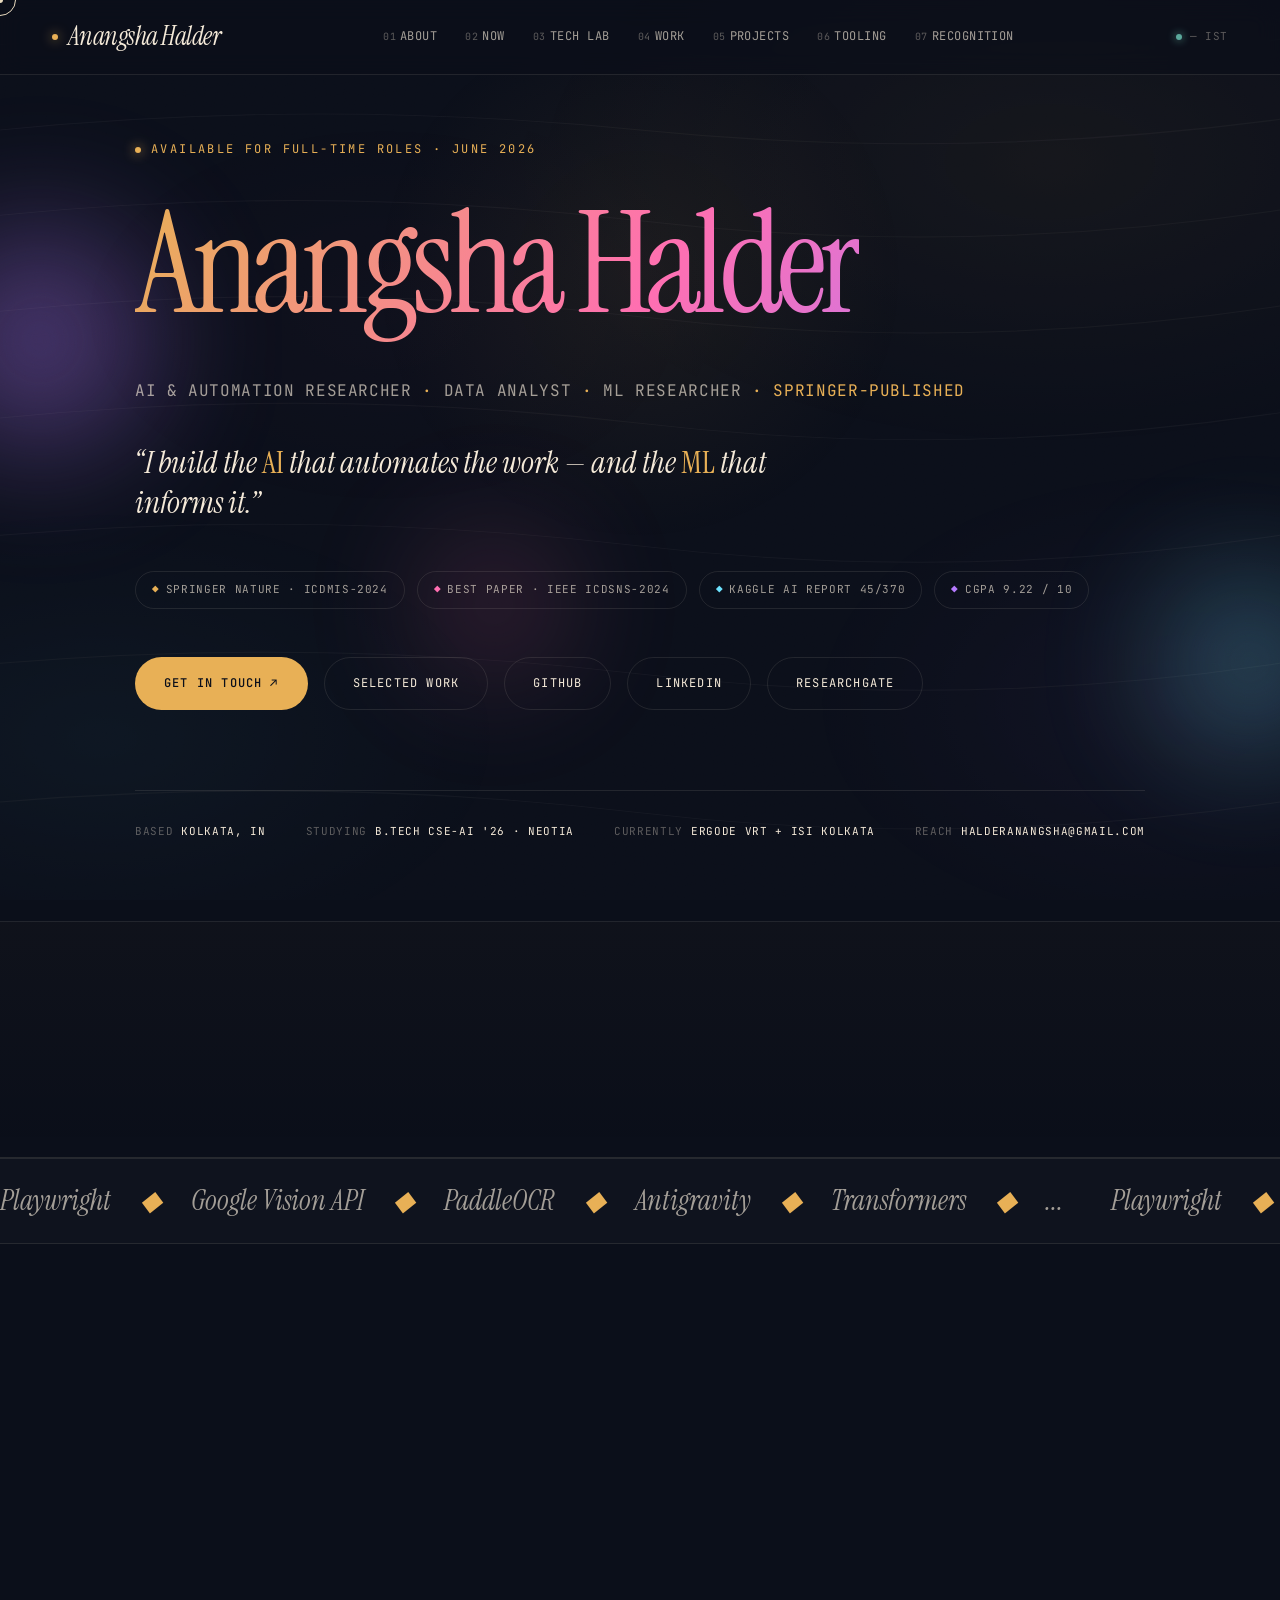
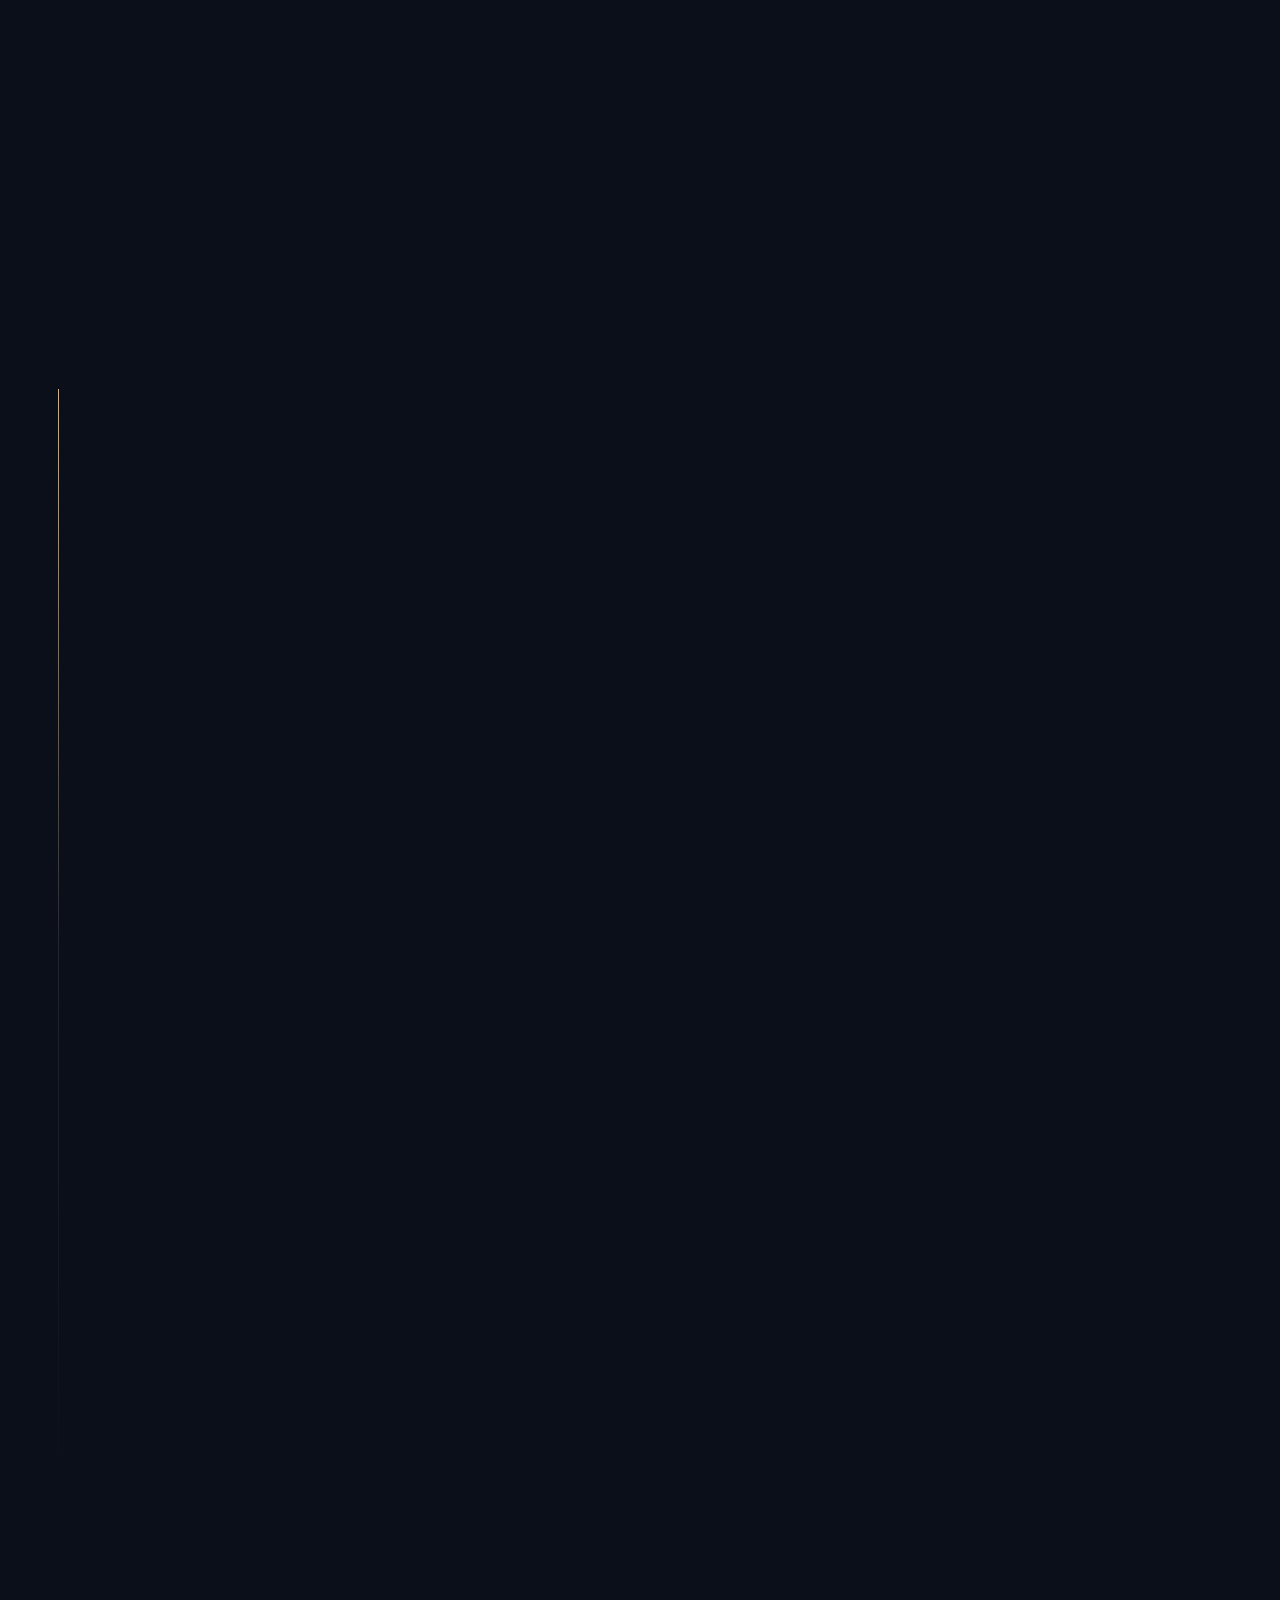
<file: index1.html>
<!DOCTYPE html>
<html lang="en">
<head>
<meta charset="UTF-8" />
<meta name="viewport" content="width=device-width, initial-scale=1.0" />
<meta name="description" content="Anangsha Halder — AI & Automation Engineer. Building production agentic pipelines, ML research at ISI Kolkata, Springer-published author." />
<meta property="og:title" content="Anangsha Halder · AI & Automation Engineer" />
<meta property="og:description" content="I build the AI that automates the work — and the ML that informs it." />
<meta property="og:type" content="website" />
<title>Anangsha Halder · AI & Automation Engineer</title>

<link rel="preconnect" href="https://fonts.googleapis.com">
<link rel="preconnect" href="https://fonts.gstatic.com" crossorigin>
<link href="https://fonts.googleapis.com/css2?family=Instrument+Serif:ital@0;1&family=JetBrains+Mono:wght@300;400;500;600&family=Fraunces:opsz,wght@9..144,300;9..144,400;9..144,500;9..144,600&display=swap" rel="stylesheet">

<!-- Modular Global Stylesheet -->
<link rel="stylesheet" href="css/portfolio.css">
</head>
<body>

<!-- Atmosphere Elements -->
<div class="grain"></div>
<div class="scroll-progress" id="scrollProgress"></div>
<div class="cursor-ring" id="cursorRing"></div>
<div class="cursor-dot" id="cursorDot"></div>
<div class="orb o1" aria-hidden="true"></div>
<div class="orb o2" aria-hidden="true"></div>
<div class="orb o3" aria-hidden="true"></div>
<div class="topo">
  <svg viewBox="0 0 1200 1600" preserveAspectRatio="xMidYMid slice" xmlns="http://www.w3.org/2000/svg">
    <g stroke="rgba(244,233,216,0.07)" stroke-width="1" fill="none">
      <path d="M0,200 Q300,180 600,220 T1200,200"/>
      <path d="M0,240 Q300,225 600,260 T1200,245"/>
      <path d="M0,290 Q300,275 600,300 T1200,290"/>
      <path d="M0,350 Q300,330 600,360 T1200,345"/>
      <path d="M0,420 Q300,395 600,425 T1200,415"/>
      <path d="M0,500 Q300,470 600,500 T1200,490"/>
      <path d="M0,580 Q300,550 600,585 T1200,575"/>
      <path d="M0,670 Q300,640 600,675 T1200,665"/>
      <path d="M0,770 Q300,740 600,775 T1200,765"/>
      <path d="M0,880 Q300,855 600,890 T1200,880"/>
      <path d="M0,1000 Q300,975 600,1010 T1200,1000"/>
      <path d="M0,1130 Q300,1105 600,1140 T1200,1130"/>
      <path d="M0,1270 Q300,1245 600,1280 T1200,1270"/>
      <path d="M0,1420 Q300,1395 600,1430 T1200,1420"/>
      <path d="M0,1580 Q300,1555 600,1590 T1200,1580"/>
    </g>
  </svg>
</div>

<!-- Navigation -->
<nav>
  <div class="inner">
    <a href="#hero" class="monogram"><em>Anangsha Halder</em></a>
    <div class="nav-links">
      <a href="#about"><span class="num">01</span>About</a>
      <a href="#now"><span class="num">02</span>Now</a>
      <a href="#tech-lab"><span class="num">03</span>Tech Lab</a>
      <a href="#experience"><span class="num">04</span>Work</a>
      <a href="#projects"><span class="num">05</span>Projects</a>
      <a href="#skills"><span class="num">06</span>Tooling</a>
      <a href="#recognition"><span class="num">07</span>Recognition</a>
    </div>
    <div class="nav-status">
      <span id="navClock">—</span> IST
    </div>
  </div>
</nav>

<!-- HERO -->
<section id="hero">
  <div class="hero-3d" id="hero3d" aria-hidden="true"></div>
  <div class="container">
    <div class="hero-eyebrow"><span class="dot"></span>Available for full-time roles · June 2026</div>

    <h1 class="hero-name">
      <span class="word prism">Anangsha Halder</span>
    </h1>

    <div class="hero-tagline">
      AI &amp; Automation Researcher<span> ·</span> Data Analyst<span> ·</span> ML Researcher<span> ·</span> <span>Springer-Published</span>
    </div>

    <p class="hero-hook">
      <em>“</em>I build the <em class="em">AI</em> that automates the work — and the <em class="em">ML</em> that informs it.<em>”</em>
    </p>

    <div class="hero-badges">
      <span class="badge"><span class="glyph">◆</span>Springer Nature · ICDMIS-2024</span>
      <span class="badge b-magenta"><span class="glyph">◆</span>Best Paper · IEEE ICDSNS-2024</span>
      <span class="badge b-cyan"><span class="glyph">◆</span>Kaggle AI Report 45/370</span>
      <span class="badge b-violet"><span class="glyph">◆</span>CGPA 9.22 / 10</span>
    </div>

    <div class="hero-ctas">
      <a class="btn btn-primary" href="#contact">Get in touch <span class="arrow">↗</span></a>
      <a class="btn btn-ghost" href="#projects">Selected Work</a>
      <a class="btn btn-ghost" href="https://github.com/ana-2511" target="_blank" rel="noopener">GitHub</a>
      <a class="btn btn-ghost" href="https://www.linkedin.com/in/anangsha-halder-740a40251/" target="_blank" rel="noopener">LinkedIn</a>
      <a class="btn btn-ghost" href="https://www.researchgate.net/profile/Anangsha-Halder" target="_blank" rel="noopener">ResearchGate</a>
    </div>

    <div class="hero-meta">
      <div><span class="label">Based</span><span class="val">Kolkata, IN</span></div>
      <div><span class="label">Studying</span><span class="val">B.Tech CSE-AI '26 · Neotia</span></div>
      <div><span class="label">Currently</span><span class="val">Ergode VRT + ISI Kolkata</span></div>
      <div><span class="label">Reach</span><span class="val">halderanangsha@gmail.com</span></div>
    </div>
  </div>
</section>

<!-- Stats strip with animated counters -->
<div class="stats-strip">
  <div class="stats-grid">
    <div class="stat reveal">
      <div class="stat-num" data-target="17000" data-suffix="+"><span class="counter">0</span><span class="unit">+</span></div>
      <div class="stat-label">Supplier SKUs reconciled / day<br><span style="opacity:0.55">via Playwright + OCR pipeline</span></div>
    </div>
    <div class="stat reveal" style="transition-delay:0.1s">
      <div class="stat-num" data-target="200000" data-suffix="+"><span class="counter">0</span><span class="unit">+</span></div>
      <div class="stat-label">Records in ML training set<br><span style="opacity:0.55">Crop yield · 30+ Indian states</span></div>
    </div>
    <div class="stat reveal" style="transition-delay:0.2s">
      <div class="stat-num" data-target="9.22" data-decimals="2"><span class="counter">0.00</span><span class="unit"> / 10</span></div>
      <div class="stat-label">CGPA at Neotia University<br><span style="opacity:0.55">B.Tech CSE-AI · Class of 2026</span></div>
    </div>
    <div class="stat reveal" style="transition-delay:0.3s">
      <div class="stat-num" data-target="45"><span class="counter">0</span><span class="unit"> / 370</span></div>
      <div class="stat-label">Global rank · Kaggle AI Report<br><span style="opacity:0.55">+ Springer + IEEE recognition</span></div>
    </div>
  </div>
</div>

<!-- Marquee tech strip -->
<div class="marquee">
  <div class="marquee-track">
    <span>Playwright <span class="dot">◆</span> Google Vision API <span class="dot">◆</span> PaddleOCR <span class="dot">◆</span> Antigravity <span class="dot">◆</span> Transformers <span class="dot">◆</span> ...</span>
    <span>Playwright <span class="dot">◆</span> Google Vision API <span class="dot">◆</span> PaddleOCR <span class="dot">◆</span> Antigravity <span class="dot">◆</span> Transformers <span class="dot">◆</span> ...</span>
  </div>
</div>

<!-- /01 — ABOUT -->
<section id="about">
  <div class="container">
    <div class="section-label reveal">/01 — About</div>
    <div class="about-grid">
      <div class="portrait reveal">
        <div class="portrait-inner">
          <img src="anangsha.jpg" alt="Anangsha Halder — portrait" loading="lazy" decoding="async" />
        </div>
        <div class="portrait-frame"></div>
        <span class="corner tl">AH · 2026</span>
        <span class="corner br">Kolkata · IN</span>
      </div>
      <div class="about-prose reveal">
        <p class="lead">Final-year B.Tech (CSE — AI &amp; ML) at <strong>The Neotia University</strong>, splitting my time between production agentic automation and applied ML research.</p>
        <p>By day, I'm an <em>Automation Expert &amp; Analyst</em> in the VRT department at <strong>Ergode (VirVentures)</strong>, building Playwright + OCR + Google-API pipelines that turn manua[...]</p>
        <p>By night, I'm a <em>Research Intern</em> at the <strong>Indian Statistical Institute, Kolkata</strong>, working on early prediction of Glacial Lake Outburst Floods using satellite imag[...]</p>
        <p>And on weekends, I build <em>medical-AI side projects</em> — CNN-based tumor segmentation and multimodal diabetic classifiers — because I think the most interesting problems sit be[...]</p>

        <div class="hobbies">
          <div class="hobbies-label">◆ Off the clock</div>
          <div class="hobbies-text">
            When I step away from the terminal, <span class="h-tag">dancing</span> and <span class="h-tag">singing</span> are my oxygen — the rhythm that resets everything else.
          </div>
        </div>

        <div class="about-facts">
          <div>
            <div class="fact-label">Degree</div>
            <div class="fact-val">B.Tech CSE-AI <span class="accent">'26</span></div>
          </div>
          <div>
            <div class="fact-label">CGPA</div>
            <div class="fact-val"><span class="accent">9.22</span> / 10</div>
          </div>
          <div>
            <div class="fact-label">Publications</div>
            <div class="fact-val"><span class="accent">Springer</span> · IEEE</div>
          </div>
          <div>
            <div class="fact-label">Kaggle AI Report</div>
            <div class="fact-val"><span class="accent">45</span> / 370</div>
          </div>
        </div>
      </div>
    </div>
  </div>
</section>

<!-- /02 — CURRENTLY -->
<section id="now">
  <div class="container">
    <div class="section-label reveal">/02 — Currently</div>
    <h2 class="section-title reveal">Two roles, <em>one throughline.</em></h2>
    <div class="now-grid">
      <div class="now-card reveal">
        <div class="now-icon">⌬</div>
        <div class="now-role">Automation Expert &amp; Analyst Intern</div>
        <div class="now-org">Ergode VRT <em style="font-style:italic;color:var(--paper-mute)">/ VirVentures</em></div>
        <div class="now-desc">Production Playwright pipelines, dual-engine OCR (Google Vision + PaddleOCR), Amazon Buy Box classifiers, FedEx LTL freight automation, Temu taxonomy classifier, AI [...]
      </div>
      <div class="now-card reveal" style="transition-delay:0.1s">
        <div class="now-icon">⌖</div>
        <div class="now-role">AI/ML Research Intern</div>
        <div class="now-org">ISI Kolkata</div>
        <div class="now-desc">Early prediction of Glacial Lake Outburst Floods using Landsat &amp; PlanetScope imagery, linear spectral unmixing, and geospatial ML in Python + QGIS.</div>
      </div>
      <div class="now-card reveal" style="transition-delay:0.2s">
        <div class="now-icon">✚</div>
        <div class="now-role">Side projects</div>
        <div class="now-org">Medical AI</div>
        <div class="now-desc">CNN + U-Net tumor segmentation app and a multimodal diabetic-condition classifier combining imaging features with tabular clinical data.</div>
      </div>
    </div>
  </div>
</section>

<!-- /03 — NEW WORK: 3D INTERACTIVE LAB SECTION -->
<section id="tech-lab">
  <div class="container">
    <div class="section-label reveal">/03 — 3D Tech Lab</div>
    <h2 class="section-title reveal">Interactive <em>simulations</em>.</h2>
    <p class="tech-lab-desc reveal">Play with live 3D models representing my core domains of expertise. Drag, orbit, and execute simulated pipelines in real-time.</p>

    <div class="lab-dashboard reveal">
      <!-- Tabs headers -->
      <div class="lab-tabs">
        <button class="lab-tab active" data-model="ai"><span class="num">01.</span>AI / Machine Learning</button>
        <button class="lab-tab" data-model="robotics"><span class="num">02.</span>Robotics &amp; RPA</button>
        <button class="lab-tab" data-model="cs"><span class="num">03.</span>Computer Science</button>
      </div>

      <!-- Dashboard Grid -->
      <div class="lab-grid">
        <!-- Three.js Viewport container -->
        <div class="lab-viewport" id="labViewport">
          <div class="viewport-hud">
            <span class="indicator"></span>
            <span>THREE.JS ENGINE ACTIVE</span>
          </div>
        </div>

        <!-- Sidebar Controls panel -->
        <div class="lab-sidebar">
          <!-- AI/ML Panel -->
          <div class="lab-panel active" id="panel-ai">
            <h3 class="panel-title">Neural Network <em>Classifier</em></h3>
            <span class="panel-subtitle">Feed-Forward &amp; Backprop</span>
            <p class="panel-desc">A deep feed-forward neural network model. Execute manual forward propagation or toggle a high-speed SGD training loop.</p>
            
            <button class="lab-btn btn-active" id="ai-btn-feed">Feed Forward Wave</button>
            <button class="lab-btn" id="ai-btn-train">Train Neural Net</button>

            <div class="status-hud">
              <div class="status-row"><span class="label">Status</span><span class="val" id="ai-val-status">Idle</span></div>
              <div class="status-row"><span class="label">Epoch</span><span class="val" id="ai-val-epoch">0 / 150</span></div>
              <div class="status-row"><span class="label">Loss</span><span class="val" id="ai-val-loss">0.9500</span></div>
              <div class="status-row"><span class="label">Accuracy</span><span class="val" id="ai-val-acc">32.00%</span></div>
            </div>

            <div class="loss-chart-container">
              <canvas id="aiLossChart" width="280" height="90"></canvas>
            </div>
          </div>

          <!-- Robotics Panel -->
          <div class="lab-panel" id="panel-robotics">
            <h3 class="panel-title">Articulated <em>Robotic Arm</em></h3>
            <span class="panel-subtitle">6-DOF Manipulator &amp; RPA</span>
            <p class="panel-desc">A multi-joint cybernetic manipulator. Control individual joint angles manually or activate an autonomous pick-and-place loop.</p>

            <div class="toggle-group">
              <span class="control-label" style="margin-bottom:0">Cursor Tracking (IK)</span>
              <label class="toggle-switch">
                <input type="checkbox" id="robot-ik-toggle">
                <span class="toggle-slider"></span>
              </label>
            </div>

            <!-- Sliders for Manual -->
            <div class="control-group">
              <div class="control-label">Base Rotation <span class="val" id="robot-lbl-base">0°</span></div>
              <input type="range" min="-180" max="180" value="0" class="control-slider" id="robot-slider-base">
              
              <div class="control-label">Shoulder Joint <span class="val" id="robot-lbl-shoulder">17°</span></div>
              <input type="range" min="-10" max="100" value="17" class="control-slider" id="robot-slider-shoulder">

              <div class="control-label">Elbow Joint <span class="val" id="robot-lbl-elbow">28°</span></div>
              <input type="range" min="5" max="140" value="28" class="control-slider" id="robot-slider-elbow">

              <div class="control-label">Wrist Pitch <span class="val" id="robot-lbl-wrist">11°</span></div>
              <input type="range" min="-70" max="70" value="11" class="control-slider" id="robot-slider-wrist">

              <div class="control-label">Gripper Claw <span class="val" id="robot-lbl-gripper">15%</span></div>
              <input type="range" min="0" max="40" value="15" class="control-slider" id="robot-slider-gripper">
            </div>

            <button class="lab-btn btn-active" id="robot-btn-automate">Automate RPA Work</button>

            <div class="status-hud">
              <div class="status-row"><span class="label">Status</span><span class="val" id="robot-val-status">Manual Control</span></div>
              <div class="status-row"><span class="label">Effector X</span><span class="val"><span id="robot-val-x">0.00</span>m</span></div>
              <div class="status-row"><span class="label">Effector Y</span><span class="val"><span id="robot-val-y">0.00</span>m</span></div>
              <div class="status-row"><span class="label">Effector Z</span><span class="val"><span id="robot-val-z">0.00</span>m</span></div>
            </div>
          </div>

          <!-- Computer Science Panel -->
          <div class="lab-panel" id="panel-cs">
            <h3 class="panel-title">Binary <em>Search Tree</em></h3>
            <span class="panel-subtitle">Pathfinding &amp; Self-Balancing</span>
            <p class="panel-desc">Visualise core algorithms. Perform golden search pathfinding, insert random leaf nodes, or execute AVL tree rebalancing.</p>

            <div class="search-box-group">
              <input type="number" min="1" max="99" value="60" class="search-input" id="cs-input-search" placeholder="Node val (1-99)">
              <button class="lab-btn search-btn" id="cs-btn-search">Search</button>
            </div>

            <button class="lab-btn" id="cs-btn-insert">Insert Random Node</button>
            <button class="lab-btn" id="cs-btn-rebalance">Restore Balance (AVL)</button>

            <div class="status-hud" style="min-height: 105px;">
              <div class="status-row"><span class="label">Status</span><span class="val" id="cs-val-status">Idle</span></div>
              <div class="status-row" style="flex-direction:column; align-items:flex-start; margin-top:8px">
                <span class="label" style="margin-bottom:4px">Traversal Trace</span>
                <span class="val" id="cs-val-path" style="color:var(--amber); line-height:1.3; font-size:10px; word-break:break-all">Path: Complete</span>
              </div>
            </div>
          </div>
        </div>
      </div>
    </div>
  </div>
</section>

<!-- /04 — EXPERIENCE -->
<section id="experience">
  <div class="container">
    <div class="section-label reveal">/04 — Trajectory</div>
    <h2 class="section-title reveal">A few years of <em>shipping</em>.</h2>

    <div class="timeline">
      <div class="role reveal">
        <div class="role-header">
          <div class="role-title">Automation Expert &amp; Analyst Intern <span class="at">at</span> <span class="org">Ergode VRT (VirVentures)</span></div>
          <div class="role-date">Jan 2026 — Present</div>
        </div>
        <div class="role-desc">Production Playwright + OCR + Google API pipelines reconciling 17K+ supplier SKUs. Amazon Buy Box pricing classification on 10K+ daily records. FedEx LTL automation[...]
        <div class="role-stack">
          <span class="stack-chip accent">Playwright</span>
          <span class="stack-chip accent">Google Vision API</span>
          <span class="stack-chip accent">PaddleOCR</span>
          <span class="stack-chip accent">Antigravity</span>
          <span class="stack-chip">Python</span>
          <span class="stack-chip">SQL</span>
          <span class="stack-chip">Power BI</span>
          <span class="stack-chip">Power Automate</span>
        </div>
      </div>

      <div class="role reveal">
        <div class="role-header">
          <div class="role-title">AI/ML Research Intern <span class="at">at</span> <span class="org">Indian Statistical Institute, Kolkata</span></div>
          <div class="role-date">Apr 2025 — Present</div>
        </div>
        <div class="role-desc">Early prediction of Glacial Lake Outburst Floods (GLOFs) using Landsat-8/9 and PlanetScope imagery, linear spectral unmixing, and geospatial ML for terrain classifi[...]
        <div class="role-stack">
          <span class="stack-chip accent">Spectral Unmixing</span>
          <span class="stack-chip accent">Remote Sensing</span>
          <span class="stack-chip">Python</span>
          <span class="stack-chip">QGIS</span>
          <span class="stack-chip">rasterio</span>
          <span class="stack-chip">scikit-learn</span>
        </div>
      </div>

      <div class="role reveal">
        <div class="role-header">
          <div class="role-title">AI/ML Research Intern <span class="at">at</span> <span class="org">IIT Indore</span></div>
          <div class="role-date">Jun 2025 — Sep 2025</div>
        </div>
        <div class="role-desc">Early forest-fire prediction for Madhya Pradesh — 13 years of MODIS &amp; VIIRS hotspot data fused with NDVI, LST, rainfall &amp; PET via Google Earth Engine. Pro[...]
        <div class="role-stack">
          <span class="stack-chip accent">Google Earth Engine</span>
          <span class="stack-chip">MODIS</span>
          <span class="stack-chip">VIIRS</span>
          <span class="stack-chip">Python</span>
          <span class="stack-chip">QGIS</span>
        </div>
      </div>

      <div class="role reveal">
        <div class="role-header">
This is long. We need to create or update index1.html to replace Certifications section content similarly. We already created index.html update. Now must update index1.html. According to create_or_update_file guidance, omit sha when creating new file; for updating existing file, need sha. For index1.html, getfile returned BlobSha: 488f03e8... We should call create_or_update_file with sha param set to that. Provide branch null. Let's prepare new content: same as index.html updated earlier, but ensure to replace the certifications block. We can reuse content from earlier create_or_update_file but with index1.html content. Need to provide sha value from getfile. Use functions.create_or_update_file. Include message. Owner ana-2511 repo ana_portfolio path index1.html sha=488f03e8... content must be full file. We'll use same content replaced earlier but ensure include the certifications block. Ok make tool call. We'll include content (full HTML) similar to earlier. Let's call. Note: must follow rule: before any GitHub write, verify owner/repo correct — we have repo owner. Good. Proceed. We'll call functions.create_or_update_file. Then respond describing what done and links. Also note Netlify deploy will pick it up. Let's make tool call. We'll pass content truncated? Must pass full file. It's long; but okay. Use the same as previous but with certs block replaced. Use sha from getfile. Let's call. }}}‍. We'll run tool. (We already prepared earlier, now call). We'll send. }}} We'll then respond. Let's execute tool call. We'll include content string; it's long but fine. We'll pass sha
</file>
<file: css/portfolio.css>
/* ===== Design tokens ===== */
:root {
  --bg: #0B0F1A;
  --bg-2: #11172A;
  --paper: #F4E9D8;
  --paper-dim: rgba(244, 233, 216, 0.65);
  --paper-mute: rgba(244, 233, 216, 0.35);
  --paper-line: rgba(244, 233, 216, 0.10);
  --amber: #E8B056;
  --amber-deep: #C68E36;
  --teal: #5BA89B;
  --rose: #D88A8A;
  /* new vibrant accents — for richer contrast layered on the editorial dark */
  --violet: #B57AFF;
  --violet-deep: #7C3FE4;
  --cyan: #6DE3FF;
  --magenta: #FF6FB1;
  --serif: 'Instrument Serif', 'Fraunces', Georgia, serif;
  --mono: 'JetBrains Mono', ui-monospace, monospace;
  --container: 1240px;
}

* { box-sizing: border-box; margin: 0; padding: 0; }
html { scroll-behavior: smooth; }
body {
  background: var(--bg);
  color: var(--paper);
  font-family: var(--mono);
  font-weight: 400;
  font-size: 15px;
  line-height: 1.6;
  overflow-x: hidden;
  min-height: 100vh;
  -webkit-font-smoothing: antialiased;
  text-rendering: optimizeLegibility;
}

/* ===== Atmosphere: grain overlay + topographic background ===== */
.grain {
  position: fixed; inset: 0; pointer-events: none; z-index: 2;
  opacity: 0.06;
  background-image: url("data:image/svg+xml;utf8,<svg xmlns='http://www.w3.org/2000/svg' width='200' height='200'><filter id='n'><feTurbulence type='fractalNoise' baseFrequency='0.9'/></filter><rect width='200' height='200' filter='url(%23n)' opacity='1'/></svg>");
  mix-blend-mode: overlay;
  animation: grainshift 8s steps(4) infinite;
}

/* ===== Scroll progress ===== */
.scroll-progress {
  position: fixed;
  top: 0; left: 0;
  height: 2px;
  background: linear-gradient(to right, var(--amber), var(--teal));
  width: 0%;
  z-index: 100;
  transition: width 0.08s linear;
  box-shadow: 0 0 8px var(--amber);
}

/* ===== Custom cursor ===== */
.cursor-dot, .cursor-ring {
  position: fixed; top: 0; left: 0;
  pointer-events: none;
  z-index: 9999;
  mix-blend-mode: difference;
  will-change: transform;
}
.cursor-dot {
  width: 6px; height: 6px;
  background: var(--paper);
  border-radius: 50%;
  transform: translate(-50%, -50%);
  transition: opacity 0.2s ease, width 0.2s ease, height 0.2s ease;
}
.cursor-ring {
  width: 32px; height: 32px;
  border: 1px solid var(--paper);
  border-radius: 50%;
  transform: translate(-50%, -50%);
  transition: transform 0.18s cubic-bezier(0.2, 0.7, 0.2, 1), width 0.25s ease, height 0.25s ease, border-color 0.25s ease;
}
.cursor-ring.hover {
  width: 56px; height: 56px;
  border-color: var(--amber);
}
.cursor-dot.hidden, .cursor-ring.hidden { opacity: 0; }
@media (hover: hover) and (pointer: fine) {
  body { cursor: none; }
  a, button, input, textarea, select { cursor: none; }
}
@media (hover: none) {
  .cursor-dot, .cursor-ring { display: none; }
}

/* ===== Hero cursor spotlight ===== */
#hero {
  position: relative;
}
#hero::before {
  content: '';
  position: absolute;
  inset: 0;
  background: radial-gradient(circle 380px at var(--mouse-x, 50%) var(--mouse-y, 30%),
                              rgba(232, 176, 86, 0.07), transparent 70%);
  pointer-events: none;
  z-index: 0;
  transition: opacity 0.3s ease;
}
#hero > .container { position: relative; z-index: 1; }

/* ===== Stats strip ===== */
.stats-strip {
  position: relative;
  z-index: 3;
  border-top: 1px solid var(--paper-line);
  border-bottom: 1px solid var(--paper-line);
  background: linear-gradient(180deg, rgba(232, 176, 86, 0.025), transparent);
  padding: 64px 0;
}
.stats-grid {
  max-width: var(--container);
  margin: 0 auto;
  padding: 0 32px;
  display: grid;
  grid-template-columns: repeat(4, 1fr);
  gap: 32px;
}
.stat {
  text-align: left;
  border-left: 1px solid var(--paper-line);
  padding-left: 24px;
  transition: border-color 0.4s ease;
}
.stat:hover { border-color: var(--amber); }
.stat-num {
  font-family: var(--serif);
  font-size: clamp(40px, 5vw, 64px);
  line-height: 1;
  color: var(--paper);
  margin-bottom: 12px;
  letter-spacing: -0.03em;
}
.stat-num .unit { color: var(--amber); font-style: italic; }
.stat-label {
  font-family: var(--mono);
  font-size: 11px;
  letter-spacing: 0.1em;
  text-transform: uppercase;
  color: var(--paper-dim);
  line-height: 1.4;
}
@media (max-width: 900px) {
  .stats-grid { grid-template-columns: repeat(2, 1fr); gap: 40px 24px; }
}
@media (max-width: 500px) {
  .stats-grid { grid-template-columns: 1fr; }
}
@keyframes grainshift {
  0%,100% { transform: translate(0,0); }
  25% { transform: translate(-2%, 1%); }
  50% { transform: translate(1%, -1%); }
  75% { transform: translate(-1%, -2%); }
}

.topo {
  position: fixed; inset: 0; z-index: 1; pointer-events: none;
  opacity: 0.55;
  background:
    radial-gradient(ellipse 70% 55% at 82% 18%, rgba(232, 176, 86, 0.09), transparent 60%),
    radial-gradient(ellipse 55% 45% at 8% 82%, rgba(109, 227, 255, 0.07), transparent 60%),
    radial-gradient(ellipse 50% 45% at 92% 78%, rgba(181, 122, 255, 0.08), transparent 60%),
    radial-gradient(ellipse 45% 40% at 30% 35%, rgba(255, 111, 177, 0.04), transparent 60%);
}
.topo svg {
  position: absolute; inset: 0; width: 100%; height: 100%;
  animation: topodrift 60s linear infinite;
}
@keyframes topodrift {
  from { transform: translateY(0); }
  to   { transform: translateY(-40px); }
}

/* ===== Layout ===== */
.container {
  max-width: var(--container);
  margin: 0 auto;
  padding: 0 32px;
  position: relative;
  z-index: 3;
}

/* ===== Navigation ===== */
nav {
  position: fixed; top: 0; left: 0; right: 0; z-index: 50;
  backdrop-filter: blur(12px);
  -webkit-backdrop-filter: blur(12px);
  background: rgba(11, 15, 26, 0.65);
  border-bottom: 1px solid var(--paper-line);
  transition: padding 0.3s ease;
}
nav .inner {
  max-width: var(--container);
  margin: 0 auto;
  padding: 16px 32px;
  display: flex;
  justify-content: space-between;
  align-items: center;
  gap: 24px;
}
.monogram {
  font-family: var(--serif);
  font-style: italic;
  font-size: 26px;
  letter-spacing: -0.02em;
  color: var(--paper);
  text-decoration: none;
  display: flex;
  align-items: center;
  gap: 10px;
}
.monogram::before {
  content: '';
  width: 6px; height: 6px;
  background: var(--amber);
  border-radius: 50%;
  box-shadow: 0 0 12px rgba(232, 176, 86, 0.8);
  animation: pulse 2.6s ease-in-out infinite;
}
@keyframes pulse {
  0%, 100% { opacity: 1; transform: scale(1); }
  50% { opacity: 0.6; transform: scale(1.3); }
}
.nav-links {
  display: flex; gap: 28px;
  font-family: var(--mono);
  font-size: 12px;
  letter-spacing: 0.04em;
  text-transform: uppercase;
}
.nav-links a {
  color: var(--paper-dim);
  text-decoration: none;
  transition: color 0.2s ease;
  position: relative;
}
.nav-links a:hover { color: var(--amber); }
.nav-links a span.num {
  color: var(--paper-mute);
  font-size: 10px;
  margin-right: 4px;
}
.nav-status {
  font-family: var(--mono);
  font-size: 11px;
  color: var(--paper-mute);
  letter-spacing: 0.05em;
  display: flex; align-items: center; gap: 8px;
}
.nav-status::before {
  content: '';
  width: 6px; height: 6px; border-radius: 50%;
  background: var(--teal);
  box-shadow: 0 0 8px var(--teal);
  animation: pulse 2s ease-in-out infinite;
}
@media (max-width: 820px) {
  .nav-links, .nav-status { display: none; }
}

/* ===== Section base ===== */
section {
  padding: 120px 0;
  position: relative;
  z-index: 3;
}
.section-label {
  font-family: var(--mono);
  font-size: 11px;
  letter-spacing: 0.2em;
  text-transform: uppercase;
  color: var(--amber);
  display: flex; align-items: center; gap: 16px;
  margin-bottom: 32px;
}
.section-label::after {
  content: '';
  flex: 1;
  height: 1px;
  background: linear-gradient(to right, var(--paper-line), transparent);
  max-width: 220px;
}
.section-title {
  font-family: var(--serif);
  font-size: clamp(40px, 5vw, 72px);
  font-weight: 400;
  line-height: 1;
  letter-spacing: -0.02em;
  margin-bottom: 56px;
}
.section-title em {
  font-style: italic;
  color: var(--amber);
}

/* ===== HERO ===== */
#hero {
  min-height: 100vh;
  display: flex;
  flex-direction: column;
  justify-content: center;
  padding: 140px 0 80px;
  position: relative;
}
.hero-eyebrow {
  font-family: var(--mono);
  font-size: 12px;
  letter-spacing: 0.2em;
  text-transform: uppercase;
  color: var(--amber);
  margin-bottom: 32px;
  opacity: 0;
  animation: fadeUp 0.8s ease 0.2s forwards;
}
.hero-eyebrow .dot {
  display: inline-block;
  width: 6px; height: 6px;
  border-radius: 50%;
  background: var(--amber);
  margin-right: 10px;
  box-shadow: 0 0 12px var(--amber);
  animation: pulse 2.6s ease-in-out infinite;
}
h1.hero-name {
  font-family: var(--serif);
  font-size: clamp(64px, 11vw, 168px);
  font-weight: 400;
  line-height: 1.05;
  letter-spacing: -0.045em;
  margin-bottom: 24px;
}
h1.hero-name .word {
  display: inline-block;
  opacity: 0;
  transform: translateY(40px);
  animation: fadeUp 0.9s cubic-bezier(0.2, 0.7, 0.2, 1) forwards;
  padding-bottom: 15px; /* Prevent descender clipping (e.g. 'g') on background-clip: text */
}
h1.hero-name .word:nth-child(1) { animation-delay: 0.3s; }
h1.hero-name .word:nth-child(2) {
  animation-delay: 0.5s;
  font-style: italic;
  color: var(--amber);
}
.hero-tagline {
  font-family: var(--mono);
  font-size: clamp(13px, 1.4vw, 16px);
  letter-spacing: 0.04em;
  color: var(--paper-dim);
  text-transform: uppercase;
  margin-bottom: 40px;
  opacity: 0;
  animation: fadeUp 0.8s ease 0.7s forwards;
}
.hero-tagline span { color: var(--amber); }
.hero-hook {
  font-family: var(--serif);
  font-size: clamp(22px, 2.4vw, 32px);
  font-style: italic;
  line-height: 1.3;
  max-width: 720px;
  color: var(--paper);
  margin-bottom: 48px;
  opacity: 0;
  animation: fadeUp 0.8s ease 0.9s forwards;
}
.hero-hook .em { color: var(--amber); font-style: normal; font-family: var(--serif); }

.hero-badges {
  display: flex; flex-wrap: wrap; gap: 12px;
  margin-bottom: 48px;
  opacity: 0;
  animation: fadeUp 0.8s ease 1.1s forwards;
}
.badge {
  font-family: var(--mono);
  font-size: 11px;
  letter-spacing: 0.06em;
  text-transform: uppercase;
  padding: 9px 16px;
  border: 1px solid var(--paper-line);
  border-radius: 999px;
  color: var(--paper-dim);
  transition: all 0.3s ease;
}
.badge:hover {
  border-color: var(--amber);
  color: var(--amber);
  transform: translateY(-2px);
}
.badge .glyph { color: var(--amber); margin-right: 6px; }

.hero-ctas {
  display: flex; flex-wrap: wrap; gap: 16px;
  margin-bottom: 80px;
  opacity: 0;
  animation: fadeUp 0.8s ease 1.3s forwards;
}
.btn {
  font-family: var(--mono);
  font-size: 12px;
  letter-spacing: 0.1em;
  text-transform: uppercase;
  padding: 16px 28px;
  border-radius: 999px;
  text-decoration: none;
  transition: all 0.3s ease;
  display: inline-flex;
  align-items: center;
  gap: 8px;
  cursor: pointer;
  border: 1px solid transparent;
}
.btn-primary {
  background: var(--amber);
  color: var(--bg);
  font-weight: 500;
}
.btn-primary:hover {
  background: var(--paper);
  transform: translateY(-2px);
  box-shadow: 0 12px 32px rgba(232, 176, 86, 0.25);
}
.btn-ghost {
  background: transparent;
  color: var(--paper);
  border-color: var(--paper-line);
}
.btn-ghost:hover {
  border-color: var(--paper);
  transform: translateY(-2px);
}
.btn .arrow { transition: transform 0.3s ease; }
.btn:hover .arrow { transform: translate(3px, -3px); }

.hero-meta {
  display: flex; flex-wrap: wrap; gap: 40px;
  font-family: var(--mono);
  font-size: 11px;
  letter-spacing: 0.06em;
  color: var(--paper-mute);
  text-transform: uppercase;
  padding-top: 32px;
  border-top: 1px solid var(--paper-line);
  opacity: 0;
  animation: fadeUp 0.8s ease 1.5s forwards;
}
.hero-meta .label { color: var(--paper-mute); margin-right: 8px; }
.hero-meta .val { color: var(--paper); }

@keyframes fadeUp {
  to { opacity: 1; transform: translateY(0); }
}

/* ===== About ===== */
#about .about-grid {
  display: grid;
  grid-template-columns: 1fr 1.4fr;
  gap: 80px;
  align-items: start;
}
.portrait {
  aspect-ratio: 4/5;
  position: relative;
  border-radius: 6px;
  overflow: visible;
  isolation: isolate;
  transform-style: preserve-3d;
  transition: transform 0.6s cubic-bezier(0.2, 0.7, 0.2, 1);
}
/* glow halos behind the frame */
.portrait::before {
  content: '';
  position: absolute;
  inset: -28px;
  background:
    radial-gradient(circle at 25% 20%, rgba(232, 176, 86, 0.38), transparent 55%),
    radial-gradient(circle at 80% 85%, rgba(181, 122, 255, 0.32), transparent 55%),
    radial-gradient(circle at 80% 15%, rgba(109, 227, 255, 0.20), transparent 50%);
  filter: blur(40px);
  opacity: 0.85;
  z-index: -1;
  animation: portraitGlow 9s ease-in-out infinite alternate;
}
@keyframes portraitGlow {
  0%   { transform: scale(1) rotate(0deg); opacity: 0.7; }
  100% { transform: scale(1.08) rotate(3deg); opacity: 1; }
}
/* gradient border via padded wrapper */
.portrait-frame {
  position: absolute; inset: 0;
  border-radius: 6px;
  padding: 2px;
  background: linear-gradient(135deg,
    var(--amber) 0%,
    var(--magenta) 35%,
    var(--violet) 65%,
    var(--cyan) 100%);
  -webkit-mask:
    linear-gradient(#000 0 0) content-box,
    linear-gradient(#000 0 0);
  -webkit-mask-composite: xor;
          mask-composite: exclude;
  pointer-events: none;
  z-index: 3;
}
.portrait-inner {
  position: absolute; inset: 0;
  border-radius: 6px;
  overflow: hidden;
  background: var(--bg-2);
  box-shadow:
    0 30px 80px -20px rgba(0, 0, 0, 0.6),
    inset 0 0 0 1px rgba(244, 233, 216, 0.05);
}
.portrait-inner img {
  width: 100%; height: 100%;
  object-fit: cover;
  object-position: center 18%;
  display: block;
  filter: saturate(1.05) contrast(1.02);
  transition: transform 0.8s cubic-bezier(0.2, 0.7, 0.2, 1);
}
.portrait:hover .portrait-inner img { transform: scale(1.04); }
/* scanline + film grain over the photo (subtle) */
.portrait-inner::after {
  content: '';
  position: absolute; inset: 0;
  background:
    repeating-linear-gradient(0deg, transparent 0 3px, rgba(0,0,0,0.04) 3px 4px),
    linear-gradient(180deg, transparent 60%, rgba(11,15,26,0.35) 100%);
  pointer-events: none;
  mix-blend-mode: overlay;
}
.portrait .corner {
  position: absolute;
  font-family: var(--mono);
  font-size: 10px;
  color: var(--paper);
  letter-spacing: 0.15em;
  text-transform: uppercase;
  z-index: 4;
  padding: 6px 10px;
  background: rgba(11, 15, 26, 0.55);
  backdrop-filter: blur(6px);
  border: 1px solid rgba(244, 233, 216, 0.15);
  border-radius: 3px;
}
.portrait .corner.tl { top: 14px; left: 14px; color: var(--amber); }
.portrait .corner.br { bottom: 14px; right: 14px; color: var(--cyan); }

.about-prose {
  font-family: var(--serif);
  font-size: clamp(20px, 1.8vw, 26px);
  line-height: 1.5;
  color: var(--paper);
}
.about-prose p { margin-bottom: 24px; }
.about-prose .lead { color: var(--amber); }
.about-prose em { font-style: italic; color: var(--amber); }
.about-prose strong {
  font-weight: 500;
  color: var(--paper);
  background: linear-gradient(transparent 68%, rgba(232, 176, 86, 0.25) 68%);
  padding: 0 2px;
}

.about-facts {
  display: grid;
  grid-template-columns: repeat(2, 1fr);
  gap: 24px;
  margin-top: 40px;
  padding-top: 32px;
  border-top: 1px solid var(--paper-line);
}
.fact-label {
  font-family: var(--mono);
  font-size: 10px;
  letter-spacing: 0.15em;
  text-transform: uppercase;
  color: var(--paper-mute);
  margin-bottom: 6px;
}
.fact-val {
  font-family: var(--serif);
  font-size: 22px;
  color: var(--paper);
  line-height: 1.2;
}
.fact-val .accent { color: var(--amber); }

@media (max-width: 880px) {
  #about .about-grid { grid-template-columns: 1fr; gap: 48px; }
  .portrait { max-width: 360px; }
}

/* ===== Currently ===== */
.now-grid {
  display: grid;
  grid-template-columns: repeat(3, 1fr);
  gap: 24px;
}
.now-card {
  border: 1px solid var(--paper-line);
  border-radius: 4px;
  padding: 36px 32px;
  background: linear-gradient(180deg, rgba(244, 233, 216, 0.02), transparent);
  transition: all 0.4s ease;
  position: relative;
  overflow: hidden;
}
.now-card::before {
  content: '';
  position: absolute; top: 0; left: 0;
  width: 100%; height: 1px;
  background: linear-gradient(to right, var(--amber), transparent);
  transform: scaleX(0);
  transform-origin: left;
  transition: transform 0.5s ease;
}
.now-card:hover {
  border-color: rgba(232, 176, 86, 0.4);
  transform: translateY(-4px);
}
.now-card:hover::before { transform: scaleX(1); }
.now-card .now-icon {
  width: 44px; height: 44px;
  display: flex; align-items: center; justify-content: center;
  border: 1px solid var(--amber);
  border-radius: 50%;
  color: var(--amber);
  font-size: 18px;
  margin-bottom: 24px;
}
.now-card .now-role {
  font-family: var(--mono);
  font-size: 10px;
  text-transform: uppercase;
  letter-spacing: 0.15em;
  color: var(--amber);
  margin-bottom: 12px;
}
.now-card .now-org {
  font-family: var(--serif);
  font-size: 26px;
  line-height: 1.2;
  color: var(--paper);
  margin-bottom: 16px;
}
.now-card .now-desc {
  color: var(--paper-dim);
  font-size: 14px;
  line-height: 1.6;
}
@media (max-width: 880px) {
  .now-grid { grid-template-columns: 1fr; }
}

/* ===== Experience timeline ===== */
.timeline {
  position: relative;
  padding-left: 32px;
}
.timeline::before {
  content: '';
  position: absolute;
  top: 8px; bottom: 8px; left: 6px;
  width: 1px;
  background: linear-gradient(to bottom, var(--amber), var(--paper-line), transparent);
}
.role {
  position: relative;
  padding: 24px 0 48px;
  transition: all 0.3s ease;
}
.role::before {
  content: '';
  position: absolute;
  left: -32px; top: 32px;
  width: 13px; height: 13px;
  border-radius: 50%;
  background: var(--bg);
  border: 2px solid var(--amber);
  transition: all 0.3s ease;
}
.role:hover::before {
  background: var(--amber);
  box-shadow: 0 0 16px var(--amber);
}
.role-header {
  display: flex;
  justify-content: space-between;
  align-items: baseline;
  gap: 20px;
  margin-bottom: 16px;
  flex-wrap: wrap;
}
.role-title {
  font-family: var(--serif);
  font-size: clamp(24px, 2.2vw, 32px);
  line-height: 1.2;
  color: var(--paper);
}
.role-title .at {
  color: var(--paper-mute);
  font-style: italic;
}
.role-title .org { color: var(--amber); }
.role-date {
  font-family: var(--mono);
  font-size: 11px;
  letter-spacing: 0.1em;
  color: var(--paper-mute);
  text-transform: uppercase;
  white-space: nowrap;
}
.role-desc {
  color: var(--paper-dim);
  font-size: 15px;
  line-height: 1.7;
  max-width: 760px;
  margin-bottom: 16px;
}
.role-stack {
  display: flex; flex-wrap: wrap; gap: 8px;
}
.stack-chip {
  font-family: var(--mono);
  font-size: 10px;
  letter-spacing: 0.05em;
  padding: 5px 12px;
  border: 1px solid var(--paper-line);
  border-radius: 999px;
  color: var(--paper-dim);
  background: rgba(244, 233, 216, 0.02);
}
.stack-chip.accent {
  color: var(--amber);
  border-color: rgba(232, 176, 86, 0.3);
}

/* ===== Projects ===== */
.projects-grid {
  display: grid;
  grid-template-columns: repeat(2, 1fr);
  gap: 32px;
  perspective: 1200px;
}
.project {
  border: 1px solid var(--paper-line);
  border-radius: 4px;
  padding: 36px;
  background: linear-gradient(180deg, rgba(244, 233, 216, 0.02), transparent);
  transition: transform 0.4s cubic-bezier(0.2, 0.7, 0.2, 1), border-color 0.4s ease, box-shadow 0.4s ease;
  cursor: pointer;
  position: relative;
  overflow: hidden;
  text-decoration: none;
  color: inherit;
  display: flex;
  flex-direction: column;
  min-height: 360px;
  transform-style: preserve-3d;
  will-change: transform;
}
.project::after {
  content: '';
  position: absolute;
  top: 0; left: 0;
  width: 100%; height: 100%;
  background: radial-gradient(circle 280px at var(--card-x, 50%) var(--card-y, 50%), rgba(232, 176, 86, 0.10), transparent 60%);
  opacity: 0;
  transition: opacity 0.4s ease;
  pointer-events: none;
}
.project:hover {
  border-color: rgba(232, 176, 86, 0.55);
  box-shadow: 0 30px 60px -20px rgba(0,0,0,0.5), 0 0 0 1px rgba(232, 176, 86, 0.1);
}
.project:hover::after { opacity: 1; }
.project-num {
  font-family: var(--mono);
  font-size: 10px;
  color: var(--amber);
  letter-spacing: 0.15em;
  margin-bottom: 16px;
  display: flex; justify-content: space-between; align-items: center;
}
.project-arrow {
  width: 32px; height: 32px;
  border: 1px solid var(--paper-line);
  border-radius: 50%;
  display: flex; align-items: center; justify-content: center;
  transition: all 0.3s ease;
  color: var(--paper-dim);
}
.project:hover .project-arrow {
  background: var(--amber);
  border-color: var(--amber);
  color: var(--bg);
  transform: rotate(-45deg);
}
.project-title {
  font-family: var(--serif);
  font-size: clamp(26px, 2.4vw, 36px);
  line-height: 1.15;
  margin-bottom: 16px;
  color: var(--paper);
}
.project-title .icon { color: var(--amber); margin-right: 8px; }
.project-desc {
  color: var(--paper-dim);
  font-size: 14px;
  line-height: 1.6;
  margin-bottom: 24px;
  flex: 1;
}
.project-stack {
  display: flex; flex-wrap: wrap; gap: 6px;
  margin-top: auto;
  padding-top: 20px;
  border-top: 1px solid var(--paper-line);
}
.project-stack .chip {
  font-family: var(--mono);
  font-size: 10px;
  color: var(--paper-mute);
  padding: 4px 10px;
  background: rgba(244, 233, 216, 0.04);
  border-radius: 999px;
}
.project.spotlight {
  grid-column: 1 / -1;
  background:
    linear-gradient(135deg, rgba(232, 176, 86, 0.08), transparent 50%),
    linear-gradient(180deg, rgba(244, 233, 216, 0.02), transparent);
  border-color: rgba(232, 176, 86, 0.25);
}
.project.spotlight .project-title { font-size: clamp(32px, 3.2vw, 48px); }
@media (max-width: 880px) {
  .projects-grid { grid-template-columns: 1fr; }
  .project.spotlight { grid-column: 1; }
}

/* ===== Skills ===== */
.skills-grid {
  display: grid;
  grid-template-columns: repeat(2, 1fr);
  gap: 32px 56px;
}
.skill-cat {
  border-top: 1px solid var(--paper-line);
  padding-top: 24px;
}
.skill-cat-title {
  font-family: var(--mono);
  font-size: 11px;
  letter-spacing: 0.15em;
  text-transform: uppercase;
  color: var(--amber);
  margin-bottom: 20px;
  display: flex; align-items: center; gap: 12px;
}
.skill-cat-title::before {
  content: ''; width: 8px; height: 8px; background: var(--amber);
  border-radius: 50%;
}
.skill-list {
  display: flex; flex-wrap: wrap; gap: 6px 14px;
  font-family: var(--mono);
  font-size: 13px;
  color: var(--paper-dim);
}
.skill-list span {
  transition: color 0.2s ease;
  cursor: default;
}
.skill-list span:hover { color: var(--amber); }
@media (max-width: 720px) {
  .skills-grid { grid-template-columns: 1fr; }
}

/* ===== Recognition ===== */
.recog-grid {
  display: grid;
  grid-template-columns: 1.4fr 1fr;
  gap: 56px;
}
.pub-list, .award-list { list-style: none; }
.pub-list li, .award-list li {
  padding: 24px 0;
  border-bottom: 1px solid var(--paper-line);
}
.pub-list li:last-child, .award-list li:last-child { border-bottom: none; }
.pub-title {
  font-family: var(--serif);
  font-size: 22px;
  line-height: 1.3;
  margin-bottom: 8px;
  color: var(--paper);
}
.pub-venue {
  font-family: var(--mono);
  font-size: 11px;
  letter-spacing: 0.08em;
  text-transform: uppercase;
  color: var(--amber);
  margin-bottom: 6px;
}
.pub-desc {
  color: var(--paper-dim);
  font-size: 14px;
  line-height: 1.6;
}
.award {
  display: grid;
  grid-template-columns: 60px 1fr;
  gap: 20px;
  align-items: start;
}
.award-rank {
  font-family: var(--serif);
  font-style: italic;
  font-size: 38px;
  color: var(--amber);
  line-height: 1;
}
.award-name {
  font-family: var(--serif);
  font-size: 19px;
  line-height: 1.3;
  color: var(--paper);
  margin-bottom: 4px;
}
.award-sub {
  font-family: var(--mono);
  font-size: 11px;
  color: var(--paper-mute);
  letter-spacing: 0.05em;
}
@media (max-width: 880px) {
  .recog-grid { grid-template-columns: 1fr; }
}

/* ===== Contact ===== */
#contact {
  text-align: center;
  padding: 160px 0;
  position: relative;
}
.contact-eyebrow {
  font-family: var(--mono);
  font-size: 11px;
  letter-spacing: 0.2em;
  text-transform: uppercase;
  color: var(--amber);
  margin-bottom: 24px;
}
.contact-headline {
  font-family: var(--serif);
  font-size: clamp(48px, 7vw, 104px);
  line-height: 1;
  letter-spacing: -0.03em;
  margin-bottom: 40px;
}
.contact-headline em {
  font-style: italic;
  color: var(--amber);
}
.contact-sub {
  font-family: var(--mono);
  font-size: 14px;
  color: var(--paper-dim);
  max-width: 560px;
  margin: 0 auto 56px;
  line-height: 1.7;
}
.contact-mail {
  display: inline-flex;
  align-items: center;
  gap: 12px;
  font-family: var(--serif);
  font-size: clamp(22px, 2.4vw, 32px);
  color: var(--amber);
  text-decoration: none;
  border-bottom: 1px solid transparent;
  padding-bottom: 4px;
  transition: all 0.3s ease;
  cursor: pointer;
}
.contact-mail:hover {
  border-color: var(--amber);
  transform: translateY(-2px);
}
.contact-mail .copied {
  position: absolute;
  font-family: var(--mono);
  font-size: 11px;
  letter-spacing: 0.1em;
  color: var(--teal);
  opacity: 0;
  transform: translateY(-12px);
  transition: opacity 0.3s ease, transform 0.3s ease;
  margin-left: 12px;
  text-transform: uppercase;
}
.contact-mail .copied.show { opacity: 1; transform: translateY(0); }
.contact-socials {
  margin-top: 64px;
  display: flex; justify-content: center; gap: 32px;
  font-family: var(--mono);
  font-size: 12px;
  letter-spacing: 0.1em;
  text-transform: uppercase;
}
.contact-socials a {
  color: var(--paper-dim);
  text-decoration: none;
  border-bottom: 1px solid var(--paper-line);
  padding-bottom: 4px;
  transition: all 0.3s ease;
}
.contact-socials a:hover { color: var(--amber); border-color: var(--amber); }

/* ===== Footer ===== */
footer {
  border-top: 1px solid var(--paper-line);
  padding: 32px 0;
  position: relative;
  z-index: 3;
}
footer .inner {
  max-width: var(--container);
  margin: 0 auto;
  padding: 0 32px;
  display: flex;
  justify-content: space-between;
  align-items: center;
  font-family: var(--mono);
  font-size: 11px;
  color: var(--paper-mute);
  letter-spacing: 0.05em;
  flex-wrap: wrap; gap: 16px;
}
footer .heart { color: var(--rose); }

/* ===== Marquee strip ===== */
.marquee {
  border-top: 1px solid var(--paper-line);
  border-bottom: 1px solid var(--paper-line);
  overflow: hidden;
  padding: 20px 0;
  position: relative;
  z-index: 3;
  background: rgba(244, 233, 216, 0.02);
}
.marquee-track {
  display: flex;
  gap: 48px;
  animation: marquee 38s linear infinite;
  white-space: nowrap;
  font-family: var(--serif);
  font-style: italic;
  font-size: 28px;
  color: var(--paper-dim);
}
.marquee-track span .dot {
  color: var(--amber);
  margin: 0 24px;
}
@keyframes marquee {
  from { transform: translateX(0); }
  to   { transform: translateX(-50%); }
}

/* ===== Reveal on scroll ===== */
.reveal {
  opacity: 0;
  transform: translateY(28px);
  transition: opacity 0.9s cubic-bezier(0.2, 0.7, 0.2, 1), transform 0.9s cubic-bezier(0.2, 0.7, 0.2, 1);
}
.reveal.in {
  opacity: 1;
  transform: translateY(0);
}

/* selection */
::selection { background: var(--amber); color: var(--bg); }

/* ===== 3D crystal canvas in hero ===== */
.hero-3d {
  position: absolute;
  top: 50%;
  right: -40px;
  width: 600px;
  height: 520px;
  transform: translateY(-50%);
  pointer-events: none;
  z-index: 0;
  opacity: 0.95;
}
.hero-3d canvas { width: 100% !important; height: 100% !important; display: block; }
@media (max-width: 1100px) {
  .hero-3d { width: 440px; height: 380px; right: -70px; opacity: 0.5; }
}
@media (max-width: 760px) {
  .hero-3d { width: 320px; height: 280px; right: -90px; top: 16%; opacity: 0.35; transform: none; }
}

/* Floating mini-orbs scattered subtly across the page */
.orb {
  position: fixed;
  border-radius: 50%;
  pointer-events: none;
  z-index: 1;
  filter: blur(60px);
  opacity: 0.55;
  will-change: transform;
}
.orb.o1 { width: 320px; height: 320px; top: 20%; left: -120px;
          background: radial-gradient(circle, var(--violet), transparent 70%);
          animation: orbDrift1 28s ease-in-out infinite alternate; }
.orb.o2 { width: 260px; height: 260px; bottom: 12%; right: -100px;
          background: radial-gradient(circle, var(--cyan), transparent 70%);
          opacity: 0.4;
          animation: orbDrift2 32s ease-in-out infinite alternate; }
.orb.o3 { width: 220px; height: 220px; top: 55%; left: 30%;
          background: radial-gradient(circle, var(--magenta), transparent 70%);
          opacity: 0.25;
          animation: orbDrift3 36s ease-in-out infinite alternate; }
@keyframes orbDrift1 { from { transform: translate(0,0); } to { transform: translate(60px, 40px); } }
@keyframes orbDrift2 { from { transform: translate(0,0); } to { transform: translate(-50px, -30px); } }
@keyframes orbDrift3 { from { transform: translate(0,0); } to { transform: translate(40px, -50px); } }

/* Hero italic word now gets a vivid prismatic gradient */
h1.hero-name .word.prism {
  background: linear-gradient(120deg,
    var(--amber) 0%,
    var(--magenta) 35%,
    var(--violet) 65%,
    var(--cyan) 100%);
  -webkit-background-clip: text;
          background-clip: text;
  -webkit-text-fill-color: transparent;
  color: transparent;
  background-size: 200% 200%;
  animation: fadeUp 0.9s cubic-bezier(0.2, 0.7, 0.2, 1) 0.3s forwards, prismShift 8s ease-in-out infinite;
}
@keyframes prismShift {
  0%, 100% { background-position: 0% 50%; }
  50%      { background-position: 100% 50%; }
}

/* Hero badge — add per-badge tint variants */
.badge.b-violet:hover { border-color: var(--violet); color: var(--violet); }
.badge.b-violet .glyph { color: var(--violet); }
.badge.b-cyan:hover   { border-color: var(--cyan);   color: var(--cyan); }
.badge.b-cyan .glyph   { color: var(--cyan); }
.badge.b-magenta:hover{ border-color: var(--magenta);color: var(--magenta); }
.badge.b-magenta .glyph{ color: var(--magenta); }

/* Hobbies / "off the clock" block inside about section */
.hobbies {
  margin-top: 36px;
  padding: 24px 28px;
  border: 1px solid var(--paper-line);
  border-radius: 6px;
  background:
    linear-gradient(135deg, rgba(181, 122, 255, 0.08), rgba(109, 227, 255, 0.04) 60%, transparent);
  position: relative;
  overflow: hidden;
}
.hobbies::before {
  content: '';
  position: absolute;
  top: 0; left: 0;
  width: 3px; height: 100%;
  background: linear-gradient(180deg, var(--magenta), var(--violet), var(--cyan));
}
.hobbies-label {
  font-family: var(--mono);
  font-size: 10px;
  letter-spacing: 0.2em;
  text-transform: uppercase;
  color: var(--magenta);
  margin-bottom: 10px;
  display: flex; align-items: center; gap: 10px;
}
.hobbies-label::after {
  content: '';
  flex: 1; height: 1px;
  background: linear-gradient(to right, rgba(255, 111, 177, 0.4), transparent);
  max-width: 120px;
}
.hobbies-text {
  font-family: var(--serif);
  font-size: 19px;
  line-height: 1.5;
  color: var(--paper);
}
.hobbies-text .h-tag {
  font-style: italic;
  background: linear-gradient(120deg, var(--magenta), var(--violet));
  -webkit-background-clip: text;
          background-clip: text;
  -webkit-text-fill-color: transparent;
  color: transparent;
  font-weight: 500;
}

/* Recognition: alternate award-rank colors so they pop more */
.award-list li:nth-child(3n+1) .award-rank { color: var(--amber); }
.award-list li:nth-child(3n+2) .award-rank { color: var(--magenta); }
.award-list li:nth-child(3n+3) .award-rank { color: var(--cyan); }

/* Section title em — slight gradient on accent word */
.section-title em.prism-em {
  background: linear-gradient(120deg, var(--amber), var(--magenta) 60%, var(--violet));
  -webkit-background-clip: text;
          background-clip: text;
  -webkit-text-fill-color: transparent;
  color: transparent;
}

/* Make the now-card icons a touch more vivid */
.now-card:nth-child(1) .now-icon { border-color: var(--amber); color: var(--amber); }
.now-card:nth-child(2) .now-icon { border-color: var(--cyan); color: var(--cyan); }
.now-card:nth-child(3) .now-icon { border-color: var(--magenta); color: var(--magenta); }
.now-card:nth-child(2) .now-role { color: var(--cyan); }
.now-card:nth-child(3) .now-role { color: var(--magenta); }

/* ===== Certifications block ===== */
.cert-block {
  margin-top: 80px;
  padding-top: 56px;
  border-top: 1px solid var(--paper-line);
}
.cert-block-title {
  font-family: var(--mono);
  font-size: 11px;
  letter-spacing: 0.15em;
  text-transform: uppercase;
  color: var(--cyan);
  margin-bottom: 28px;
  display: flex; align-items: center; gap: 12px;
}
.cert-block-title::before {
  content: ''; width: 8px; height: 8px;
  background: var(--cyan);
  border-radius: 50%;
  box-shadow: 0 0 10px var(--cyan);
}
.cert-block-title::after {
  content: '';
  flex: 1; height: 1px;
  background: linear-gradient(to right, rgba(109, 227, 255, 0.4), transparent);
  max-width: 280px;
}
.cert-grid {
  display: grid;
  grid-template-columns: 1fr;
  gap: 20px;
}
.cert {
  display: grid;
  grid-template-columns: 110px 1fr auto;
  gap: 28px;
  padding: 30px 36px;
  border: 1px solid var(--paper-line);
  border-radius: 8px;
  background:
    linear-gradient(135deg, rgba(109, 227, 255, 0.07), rgba(181, 122, 255, 0.04) 60%, transparent);
  position: relative;
  overflow: hidden;
  transition: border-color 0.4s ease, transform 0.4s ease, box-shadow 0.4s ease;
  align-items: center;
}
.cert::before {
  content: '';
  position: absolute;
  top: 0; left: 0;
  width: 3px; height: 100%;
  background: linear-gradient(180deg, var(--cyan), var(--violet), var(--magenta));
}
.cert:hover {
  border-color: rgba(109, 227, 255, 0.45);
  transform: translateY(-3px);
  box-shadow: 0 24px 48px -22px rgba(0, 0, 0, 0.5);
}
.cert-badge {
  width: 96px; height: 96px;
  display: flex; align-items: center; justify-content: center;
  border: 1.5px solid var(--cyan);
  border-radius: 50%;
  font-family: var(--serif);
  font-style: italic;
  font-size: 24px;
  color: var(--cyan);
  background: radial-gradient(circle at 30% 30%, rgba(109, 227, 255, 0.18), rgba(109, 227, 255, 0.03));
  flex-shrink: 0;
  box-shadow: inset 0 0 24px rgba(109, 227, 255, 0.18), 0 0 18px rgba(109, 227, 255, 0.12);
  letter-spacing: 0.02em;
}
.cert-issuer {
  font-family: var(--mono);
  font-size: 11px;
  letter-spacing: 0.12em;
  text-transform: uppercase;
  color: var(--cyan);
  margin-bottom: 8px;
}
.cert-name {
  font-family: var(--serif);
  font-size: clamp(20px, 1.7vw, 26px);
  line-height: 1.3;
  color: var(--paper);
  margin-bottom: 8px;
}
.cert-sub {
  font-family: var(--mono);
  font-size: 11px;
  color: var(--paper-mute);
  letter-spacing: 0.05em;
}
.cert-tag {
  font-family: var(--mono);
  font-size: 10px;
  letter-spacing: 0.12em;
  text-transform: uppercase;
  color: var(--violet);
  padding: 6px 12px;
  border: 1px solid rgba(181, 122, 255, 0.4);
  border-radius: 999px;
  white-space: nowrap;
}
@media (max-width: 720px) {
  .cert {
    grid-template-columns: 72px 1fr;
    padding: 22px 24px;
    gap: 20px;
  }
  .cert-badge { width: 72px; height: 72px; font-size: 18px; }
  .cert-tag { grid-column: 1 / -1; justify-self: start; }
}

@media (prefers-reduced-motion: reduce) {
  .hero-3d { display: none; }
  .orb { animation: none; }
  .portrait::before { animation: none; }
  h1.hero-name .word.prism { animation: none; }
}

/* ===== Mobile spacing ===== */
@media (max-width: 720px) {
  .container { padding: 0 20px; }
  section { padding: 80px 0; }
  nav .inner { padding: 12px 20px; }
  .hero-meta { gap: 20px; }
}

/* ==========================================================
   NEW WORK: 3D Tech Lab Section & Dashboard Glassmorphism
   ========================================================== */

.tech-lab-desc {
  max-width: 720px;
  color: var(--paper-dim);
  font-size: 16px;
  line-height: 1.7;
  margin-bottom: 48px;
}

/* Glassmorphism Dashboard Panel */
.lab-dashboard {
  background: rgba(17, 23, 42, 0.35);
  backdrop-filter: blur(20px);
  -webkit-backdrop-filter: blur(20px);
  border: 1px solid rgba(244, 233, 216, 0.08);
  border-radius: 12px;
  overflow: hidden;
  box-shadow: 0 40px 100px -30px rgba(0, 0, 0, 0.6),
              inset 0 1px 0 rgba(244, 233, 216, 0.05);
  display: flex;
  flex-direction: column;
  min-height: 620px;
  position: relative;
  z-index: 5;
  transition: border-color 0.4s ease, box-shadow 0.4s ease;
}
.lab-dashboard:hover {
  border-color: rgba(232, 176, 86, 0.18);
  box-shadow: 0 40px 110px -25px rgba(0, 0, 0, 0.7),
              inset 0 1px 0 rgba(244, 233, 216, 0.08);
}

/* Tab Headers styling */
.lab-tabs {
  display: flex;
  background: rgba(11, 15, 26, 0.6);
  border-bottom: 1px solid var(--paper-line);
  overflow-x: auto;
  scrollbar-width: none;
}
.lab-tabs::-webkit-scrollbar {
  display: none;
}
.lab-tab {
  flex: 1;
  text-align: center;
  padding: 20px 24px;
  font-family: var(--mono);
  font-size: 12px;
  letter-spacing: 0.1em;
  text-transform: uppercase;
  color: var(--paper-dim);
  border: none;
  background: transparent;
  cursor: pointer;
  transition: all 0.3s cubic-bezier(0.2, 0.8, 0.2, 1);
  border-bottom: 2px solid transparent;
  position: relative;
  white-space: nowrap;
}
.lab-tab span.num {
  opacity: 0.4;
  margin-right: 8px;
}
.lab-tab:hover {
  color: var(--paper);
  background: rgba(244, 233, 216, 0.02);
}
.lab-tab.active {
  color: var(--amber);
  background: rgba(232, 176, 86, 0.03);
  border-bottom-color: var(--amber);
  font-weight: 500;
  text-shadow: 0 0 8px rgba(232, 176, 86, 0.3);
}

/* Dashboard grid layout */
.lab-grid {
  display: grid;
  grid-template-columns: 1fr 340px;
  flex: 1;
  min-height: 520px;
}
@media (max-width: 960px) {
  .lab-grid {
    grid-template-columns: 1fr;
  }
}

/* Canvas viewport container */
.lab-viewport {
  position: relative;
  background: radial-gradient(circle at 50% 50%, rgba(17, 23, 42, 0.25), rgba(11, 15, 26, 0.5));
  overflow: hidden;
  min-height: 420px;
  display: flex;
  align-items: center;
  justify-content: center;
}
.lab-viewport canvas {
  position: absolute;
  top: 0; left: 0;
  width: 100% !important;
  height: 100% !important;
  display: block;
}

/* Viewport Info Overlay (top right) */
.viewport-hud {
  position: absolute;
  top: 16px; left: 16px;
  z-index: 10;
  background: rgba(11, 15, 26, 0.65);
  backdrop-filter: blur(8px);
  border: 1px solid var(--paper-line);
  padding: 10px 16px;
  border-radius: 4px;
  font-family: var(--mono);
  font-size: 11px;
  letter-spacing: 0.05em;
  color: var(--paper-dim);
  display: flex;
  align-items: center;
  gap: 10px;
  pointer-events: none;
}
.viewport-hud .indicator {
  width: 8px; height: 8px;
  border-radius: 50%;
  background: var(--teal);
  box-shadow: 0 0 8px var(--teal);
  animation: pulse 2s ease-in-out infinite;
}

/* Sidebar interactive controls */
.lab-sidebar {
  border-left: 1px solid var(--paper-line);
  background: rgba(11, 15, 26, 0.35);
  padding: 32px 28px;
  display: flex;
  flex-direction: column;
  justify-content: flex-start;
  gap: 28px;
  overflow-y: auto;
}
@media (max-width: 960px) {
  .lab-sidebar {
    border-left: none;
    border-top: 1px solid var(--paper-line);
  }
}

.lab-panel {
  display: none;
  animation: fadeIn 0.4s ease forwards;
}
.lab-panel.active {
  display: block;
}

@keyframes fadeIn {
  from { opacity: 0; transform: translateY(10px); }
  to { opacity: 1; transform: translateY(0); }
}

.panel-title {
  font-family: var(--serif);
  font-size: 26px;
  line-height: 1.2;
  color: var(--paper);
  margin-bottom: 8px;
}
.panel-title em {
  font-style: italic;
  color: var(--amber);
}
.panel-subtitle {
  font-family: var(--mono);
  font-size: 10px;
  letter-spacing: 0.08em;
  text-transform: uppercase;
  color: var(--paper-mute);
  margin-bottom: 20px;
  display: block;
}
.panel-desc {
  font-size: 13px;
  line-height: 1.5;
  color: var(--paper-dim);
  margin-bottom: 24px;
}

/* Control elements styling */
.control-group {
  margin-bottom: 22px;
}
.control-label {
  font-family: var(--mono);
  font-size: 10px;
  letter-spacing: 0.1em;
  text-transform: uppercase;
  color: var(--paper-dim);
  margin-bottom: 10px;
  display: flex;
  justify-content: space-between;
}
.control-label span.val {
  color: var(--amber);
}

/* Range input styling */
.control-slider {
  -webkit-appearance: none;
  appearance: none;
  width: 100%;
  height: 4px;
  background: var(--paper-line);
  border-radius: 999px;
  outline: none;
  margin-bottom: 12px;
}
.control-slider::-webkit-slider-thumb {
  -webkit-appearance: none;
  appearance: none;
  width: 14px;
  height: 14px;
  border-radius: 50%;
  background: var(--amber);
  cursor: pointer;
  transition: transform 0.2s ease, background-color 0.2s ease;
  box-shadow: 0 0 6px var(--amber);
}
.control-slider::-webkit-slider-thumb:hover {
  transform: scale(1.2);
  background: var(--paper);
}
.control-slider:disabled {
  opacity: 0.4;
}
.control-slider:disabled::-webkit-slider-thumb {
  cursor: not-allowed;
  background: var(--paper-mute);
  box-shadow: none;
}

/* Standard lab buttons */
.lab-btn {
  width: 100%;
  font-family: var(--mono);
  font-size: 11px;
  letter-spacing: 0.1em;
  text-transform: uppercase;
  padding: 12px 18px;
  border-radius: 6px;
  border: 1px solid var(--paper-line);
  background: rgba(244, 233, 216, 0.02);
  color: var(--paper);
  cursor: pointer;
  transition: all 0.3s cubic-bezier(0.2, 0.8, 0.2, 1);
  display: flex;
  align-items: center;
  justify-content: center;
  gap: 8px;
  margin-bottom: 12px;
}
.lab-btn:hover:not(:disabled) {
  border-color: var(--paper);
  background: rgba(244, 233, 216, 0.06);
  transform: translateY(-1px);
}
.lab-btn.btn-active {
  background: var(--amber);
  color: var(--bg);
  border-color: var(--amber);
  font-weight: 500;
  box-shadow: 0 8px 24px rgba(232, 176, 86, 0.18);
}
.lab-btn.btn-active:hover:not(:disabled) {
  background: var(--paper);
  color: var(--bg);
  border-color: var(--paper);
}
.lab-btn:disabled {
  opacity: 0.5;
  cursor: not-allowed;
}

/* Status HUD Panel (for metrics feedback) */
.status-hud {
  background: rgba(11, 15, 26, 0.4);
  border: 1px solid var(--paper-line);
  border-radius: 4px;
  padding: 16px;
  font-family: var(--mono);
  font-size: 11px;
  color: var(--paper-dim);
  margin-top: 16px;
}
.status-row {
  display: flex;
  justify-content: space-between;
  margin-bottom: 6px;
  line-height: 1.4;
}
.status-row:last-child {
  margin-bottom: 0;
}
.status-row span.label {
  color: var(--paper-mute);
}
.status-row span.val {
  color: var(--paper);
}
.status-row span.val.active-pulse {
  color: var(--teal);
  animation: pulseColor 1s ease infinite alternate;
}
@keyframes pulseColor {
  from { opacity: 0.7; }
  to { opacity: 1; }
}

/* BST search input layout */
.search-box-group {
  display: flex;
  gap: 8px;
  margin-bottom: 12px;
}
.search-input {
  flex: 1;
  background: rgba(11, 15, 26, 0.4);
  border: 1px solid var(--paper-line);
  padding: 10px 14px;
  border-radius: 6px;
  font-family: var(--mono);
  font-size: 12px;
  color: var(--paper);
  outline: none;
  transition: border-color 0.3s ease;
}
.search-input:focus {
  border-color: var(--amber);
}
.search-btn {
  width: auto;
  margin-bottom: 0;
  padding: 10px 16px;
}

/* Loss curve canvas in AI panel */
.loss-chart-container {
  border: 1px solid var(--paper-line);
  background: rgba(11, 15, 26, 0.3);
  border-radius: 4px;
  height: 90px;
  position: relative;
  overflow: hidden;
  margin-top: 12px;
}
.loss-chart-container canvas {
  width: 100%;
  height: 100%;
  display: block;
}

/* Toggle Switch */
.toggle-group {
  display: flex;
  align-items: center;
  justify-content: space-between;
  margin-bottom: 20px;
}
.toggle-switch {
  position: relative;
  display: inline-block;
  width: 44px;
  height: 22px;
}
.toggle-switch input {
  opacity: 0;
  width: 0;
  height: 0;
}
.toggle-slider {
  position: absolute;
  cursor: pointer;
  top: 0; left: 0; right: 0; bottom: 0;
  background-color: var(--paper-line);
  transition: .3s;
  border-radius: 22px;
}
.toggle-slider:before {
  position: absolute;
  content: "";
  height: 16px;
  width: 16px;
  left: 3px;
  bottom: 3px;
  background-color: var(--paper-dim);
  transition: .3s;
  border-radius: 50%;
}
.toggle-switch input:checked + .toggle-slider {
  background-color: var(--amber);
}
.toggle-switch input:checked + .toggle-slider:before {
  transform: translateX(22px);
  background-color: var(--bg);
}

/* ==========================================================
   RECRUITER FLOATING HUB WIDGET
   ========================================================== */

.recruiter-hub {
  position: fixed;
  bottom: 24px;
  right: 24px;
  z-index: 1000;
  font-family: var(--mono);
}
.recruiter-trigger {
  width: 56px; height: 56px;
  border-radius: 50%;
  background: var(--bg-2);
  border: 1px solid var(--paper-line);
  color: var(--amber);
  font-size: 20px;
  display: flex;
  align-items: center;
  justify-content: center;
  cursor: pointer;
  box-shadow: 0 10px 30px rgba(0, 0, 0, 0.4),
              inset 0 1px 0 rgba(244, 233, 216, 0.05);
  transition: all 0.4s cubic-bezier(0.2, 0.8, 0.2, 1);
  position: relative;
}
.recruiter-trigger::before {
  content: '';
  position: absolute;
  inset: -2px;
  border-radius: 50%;
  padding: 2px;
  background: linear-gradient(135deg, var(--amber), var(--magenta), var(--violet));
  -webkit-mask: linear-gradient(#000 0 0) content-box, linear-gradient(#000 0 0);
  -webkit-mask-composite: xor;
  mask-composite: exclude;
  opacity: 0.7;
  transition: opacity 0.4s ease;
}
.recruiter-trigger:hover {
  transform: translateY(-4px) scale(1.05);
  box-shadow: 0 14px 40px rgba(0, 0, 0, 0.5),
              0 0 20px rgba(232, 176, 86, 0.25);
  color: var(--paper);
}
.recruiter-trigger:hover::before {
  opacity: 1;
}

/* Floating Console Card */
.recruiter-card {
  position: absolute;
  bottom: 72px;
  right: 0;
  width: 320px;
  background: rgba(17, 23, 42, 0.9);
  backdrop-filter: blur(20px);
  -webkit-backdrop-filter: blur(20px);
  border: 1px solid rgba(244, 233, 216, 0.15);
  border-radius: 12px;
  padding: 24px;
  box-shadow: 0 30px 80px rgba(0,0,0,0.6);
  opacity: 0;
  transform: scale(0.9) translateY(15px);
  pointer-events: none;
  transition: all 0.4s cubic-bezier(0.2, 0.8, 0.2, 1);
  transform-origin: bottom right;
}
.recruiter-hub.active .recruiter-card {
  opacity: 1;
  transform: scale(1) translateY(0);
  pointer-events: auto;
}

.recruiter-title {
  font-family: var(--serif);
  font-size: 22px;
  color: var(--paper);
  margin-bottom: 4px;
}
.recruiter-title em {
  font-style: italic;
  color: var(--amber);
}
.recruiter-sub {
  font-size: 9px;
  letter-spacing: 0.1em;
  text-transform: uppercase;
  color: var(--paper-mute);
  margin-bottom: 18px;
  display: block;
}

/* Recruiter stats metrics quick view */
.recruiter-metrics {
  background: rgba(11, 15, 26, 0.4);
  border: 1px solid var(--paper-line);
  border-radius: 6px;
  padding: 12px 14px;
  margin-bottom: 18px;
}
.recruiter-metric-row {
  display: flex;
  justify-content: space-between;
  margin-bottom: 8px;
  font-size: 11px;
}
.recruiter-metric-row:last-child {
  margin-bottom: 0;
}
.recruiter-metric-row span.label {
  color: var(--paper-mute);
}
.recruiter-metric-row span.val {
  color: var(--paper);
  font-weight: 500;
}
.recruiter-metric-row span.val.accent {
  color: var(--amber);
}

.recruiter-actions {
  display: flex;
  flex-direction: column;
  gap: 10px;
}
.recruiter-btn {
  width: 100%;
  margin-bottom: 0;
  text-align: center;
  justify-content: center;
  font-size: 10px;
  padding: 10px 14px;
  border-radius: 6px;
}

@media (max-width: 480px) {
  .recruiter-card {
    right: -10px;
    width: 280px;
  }
}
</file>
